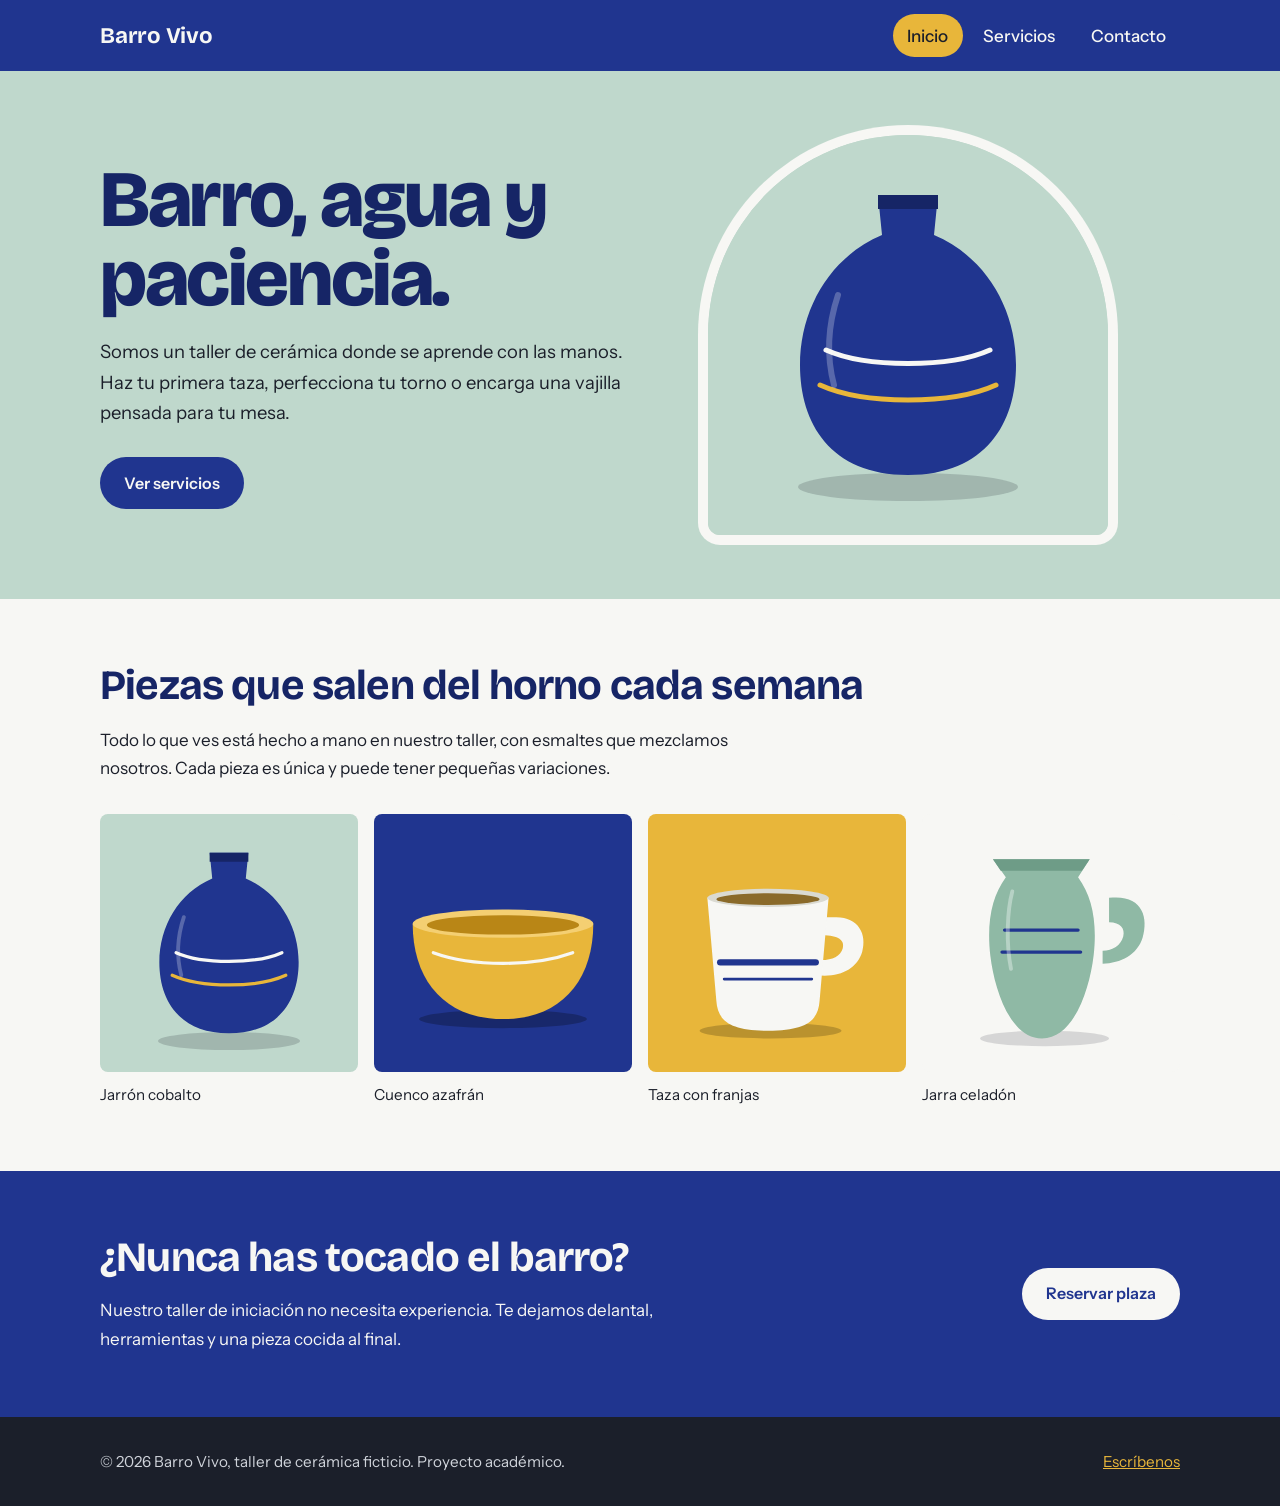
<file: index.html>
<!DOCTYPE html>
<html lang="es">
<head>
<meta charset="utf-8">
<meta name="viewport" content="width=device-width, initial-scale=1">
<title>Barro Vivo · Taller de cerámica</title>
<meta name="description" content="Taller de cerámica artesanal: cursos, piezas a medida y alquiler de torno.">
<link rel="icon" href="favicon.svg" type="image/svg+xml">
<link rel="preconnect" href="https://fonts.googleapis.com">
<link rel="preconnect" href="https://fonts.gstatic.com" crossorigin>
<link href="https://fonts.googleapis.com/css2?family=Bricolage+Grotesque:wght@500;700;800&family=Instrument+Sans:wght@400;500;600&display=swap" rel="stylesheet">
<link rel="stylesheet" href="style.css">
</head>
<body>
<header class="cabecera">
  <div class="wrap">
    <a class="marca" href="index.html">Barro Vivo</a>
    <nav aria-label="Principal">
      <ul class="menu">
        <li><a href="index.html" aria-current="page">Inicio</a></li>
        <li><a href="servicios.html">Servicios</a></li>
        <li><a href="contacto.html">Contacto</a></li>
      </ul>
    </nav>
  </div>
</header>
<main>
  <div class="portada">
    <div class="wrap">
      <div>
        <h1>Barro, agua y paciencia.</h1>
        <p>Somos un taller de cerámica donde se aprende con las manos. Haz tu primera taza, perfecciona tu torno o encarga una vajilla pensada para tu mesa.</p>
        <a class="boton" href="servicios.html">Ver servicios</a>
      </div>
      <img src="jarron.svg" alt="Jarrón de cerámica azul cobalto con dos líneas decorativas" width="400" height="400">
    </div>
  </div>

  <section>
    <div class="wrap">
      <h2>Piezas que salen del horno cada semana</h2>
      <p class="intro">Todo lo que ves está hecho a mano en nuestro taller, con esmaltes que mezclamos nosotros. Cada pieza es única y puede tener pequeñas variaciones.</p>
      <div class="piezas">
        <figure><img src="jarron.svg" alt="Jarrón azul cobalto" width="400" height="400" loading="lazy"><figcaption>Jarrón cobalto</figcaption></figure>
        <figure><img src="cuenco.svg" alt="Cuenco color azafrán" width="400" height="400" loading="lazy"><figcaption>Cuenco azafrán</figcaption></figure>
        <figure><img src="taza.svg" alt="Taza blanca con franjas azules" width="400" height="400" loading="lazy"><figcaption>Taza con franjas</figcaption></figure>
        <figure><img src="jarra.svg" alt="Jarra verde celadón" width="400" height="400" loading="lazy"><figcaption>Jarra celadón</figcaption></figure>
      </div>
    </div>
  </section>

  <section class="banda">
    <div class="wrap">
      <div>
        <h2>¿Nunca has tocado el barro?</h2>
        <p>Nuestro taller de iniciación no necesita experiencia. Te dejamos delantal, herramientas y una pieza cocida al final.</p>
      </div>
      <a class="boton claro" href="contacto.html">Reservar plaza</a>
    </div>
  </section>
</main>
<footer class="pie">
  <div class="wrap">
    <span>© 2026 Barro Vivo, taller de cerámica ficticio. Proyecto académico.</span>
    <span><a href="contacto.html">Escríbenos</a></span>
  </div>
</footer>
</body>
</html>
</file>
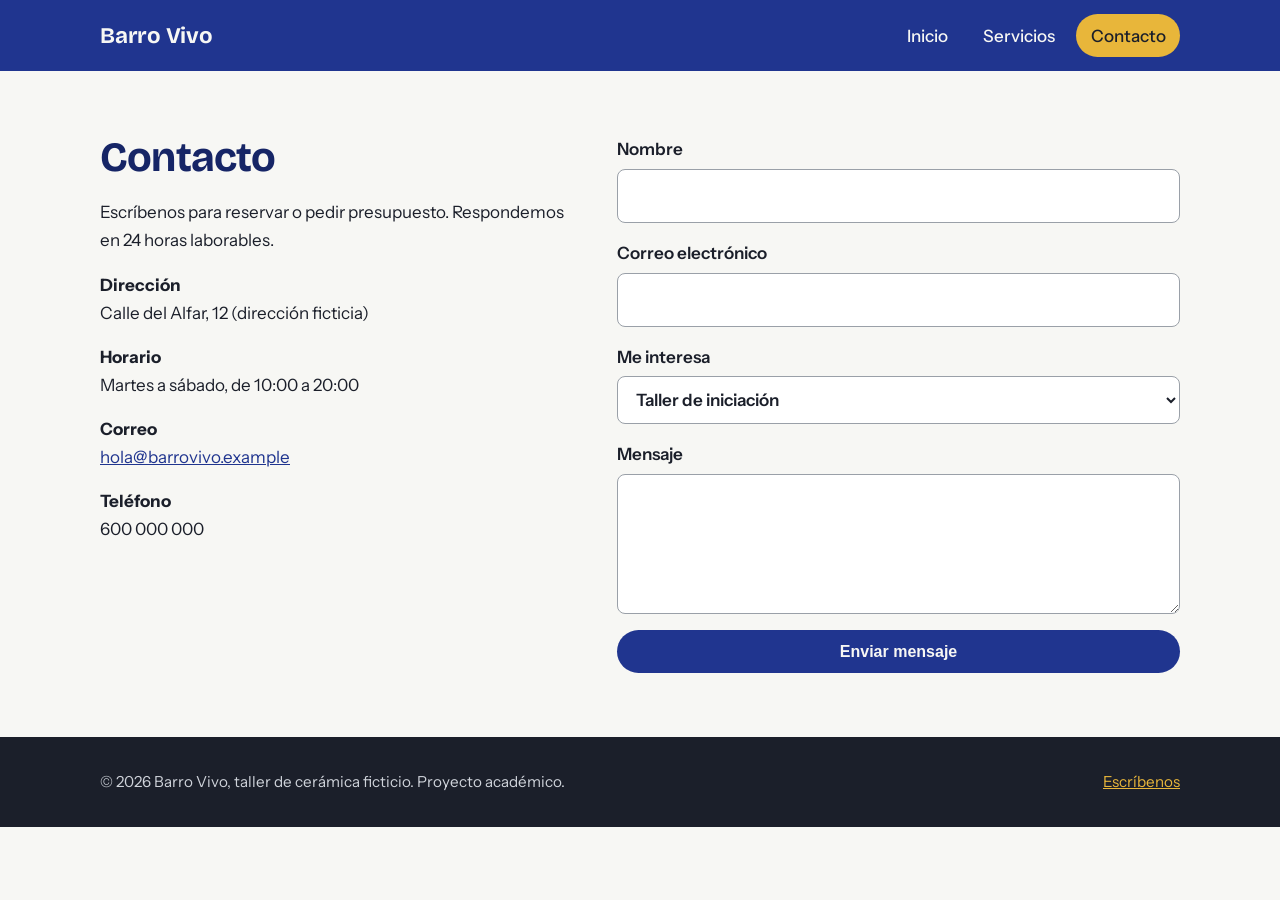
<file: contacto.html>
<!DOCTYPE html>
<html lang="es">
<head>
<meta charset="utf-8">
<meta name="viewport" content="width=device-width, initial-scale=1">
<title>Contacto · Barro Vivo</title>
<meta name="description" content="Reserva una plaza o pide presupuesto. Escríbenos o visita el taller.">
<link rel="icon" href="favicon.svg" type="image/svg+xml">
<link rel="preconnect" href="https://fonts.googleapis.com">
<link rel="preconnect" href="https://fonts.gstatic.com" crossorigin>
<link href="https://fonts.googleapis.com/css2?family=Bricolage+Grotesque:wght@500;700;800&family=Instrument+Sans:wght@400;500;600&display=swap" rel="stylesheet">
<link rel="stylesheet" href="style.css">
</head>
<body>
<header class="cabecera">
  <div class="wrap">
    <a class="marca" href="index.html">Barro Vivo</a>
    <nav aria-label="Principal">
      <ul class="menu">
        <li><a href="index.html">Inicio</a></li>
        <li><a href="servicios.html">Servicios</a></li>
        <li><a href="contacto.html" aria-current="page">Contacto</a></li>
      </ul>
    </nav>
  </div>
</header>
<main>
  <section>
    <div class="wrap contacto">
      <div>
        <h2>Contacto</h2>
        <p>Escríbenos para reservar o pedir presupuesto. Respondemos en 24 horas laborables.</p>
        <address class="datos">
          <p><strong>Dirección</strong><br>Calle del Alfar, 12 (dirección ficticia)</p>
          <p><strong>Horario</strong><br>Martes a sábado, de 10:00 a 20:00</p>
          <p><strong>Correo</strong><br><a href="mailto:hola@barrovivo.example">hola@barrovivo.example</a></p>
          <p><strong>Teléfono</strong><br>600 000 000</p>
        </address>
      </div>
      <!-- Formulario estático: abre el cliente de correo. Para envío real, cambiar action por la URL de Formspree. -->
      <form action="mailto:hola@barrovivo.example" method="post" enctype="text/plain">
        <label>Nombre <input type="text" name="nombre" autocomplete="name" required></label>
        <label>Correo electrónico <input type="email" name="correo" autocomplete="email" required></label>
        <label>Me interesa
          <select name="servicio">
            <option>Taller de iniciación</option>
            <option>Alquiler de torno</option>
            <option>Encargo a medida</option>
            <option>Cumpleaños y grupos</option>
          </select>
        </label>
        <label>Mensaje <textarea name="mensaje" required></textarea></label>
        <button class="boton" type="submit">Enviar mensaje</button>
      </form>
    </div>
  </section>
</main>
<footer class="pie">
  <div class="wrap">
    <span>© 2026 Barro Vivo, taller de cerámica ficticio. Proyecto académico.</span>
    <span><a href="contacto.html">Escríbenos</a></span>
  </div>
</footer>
</body>
</html>
</file>
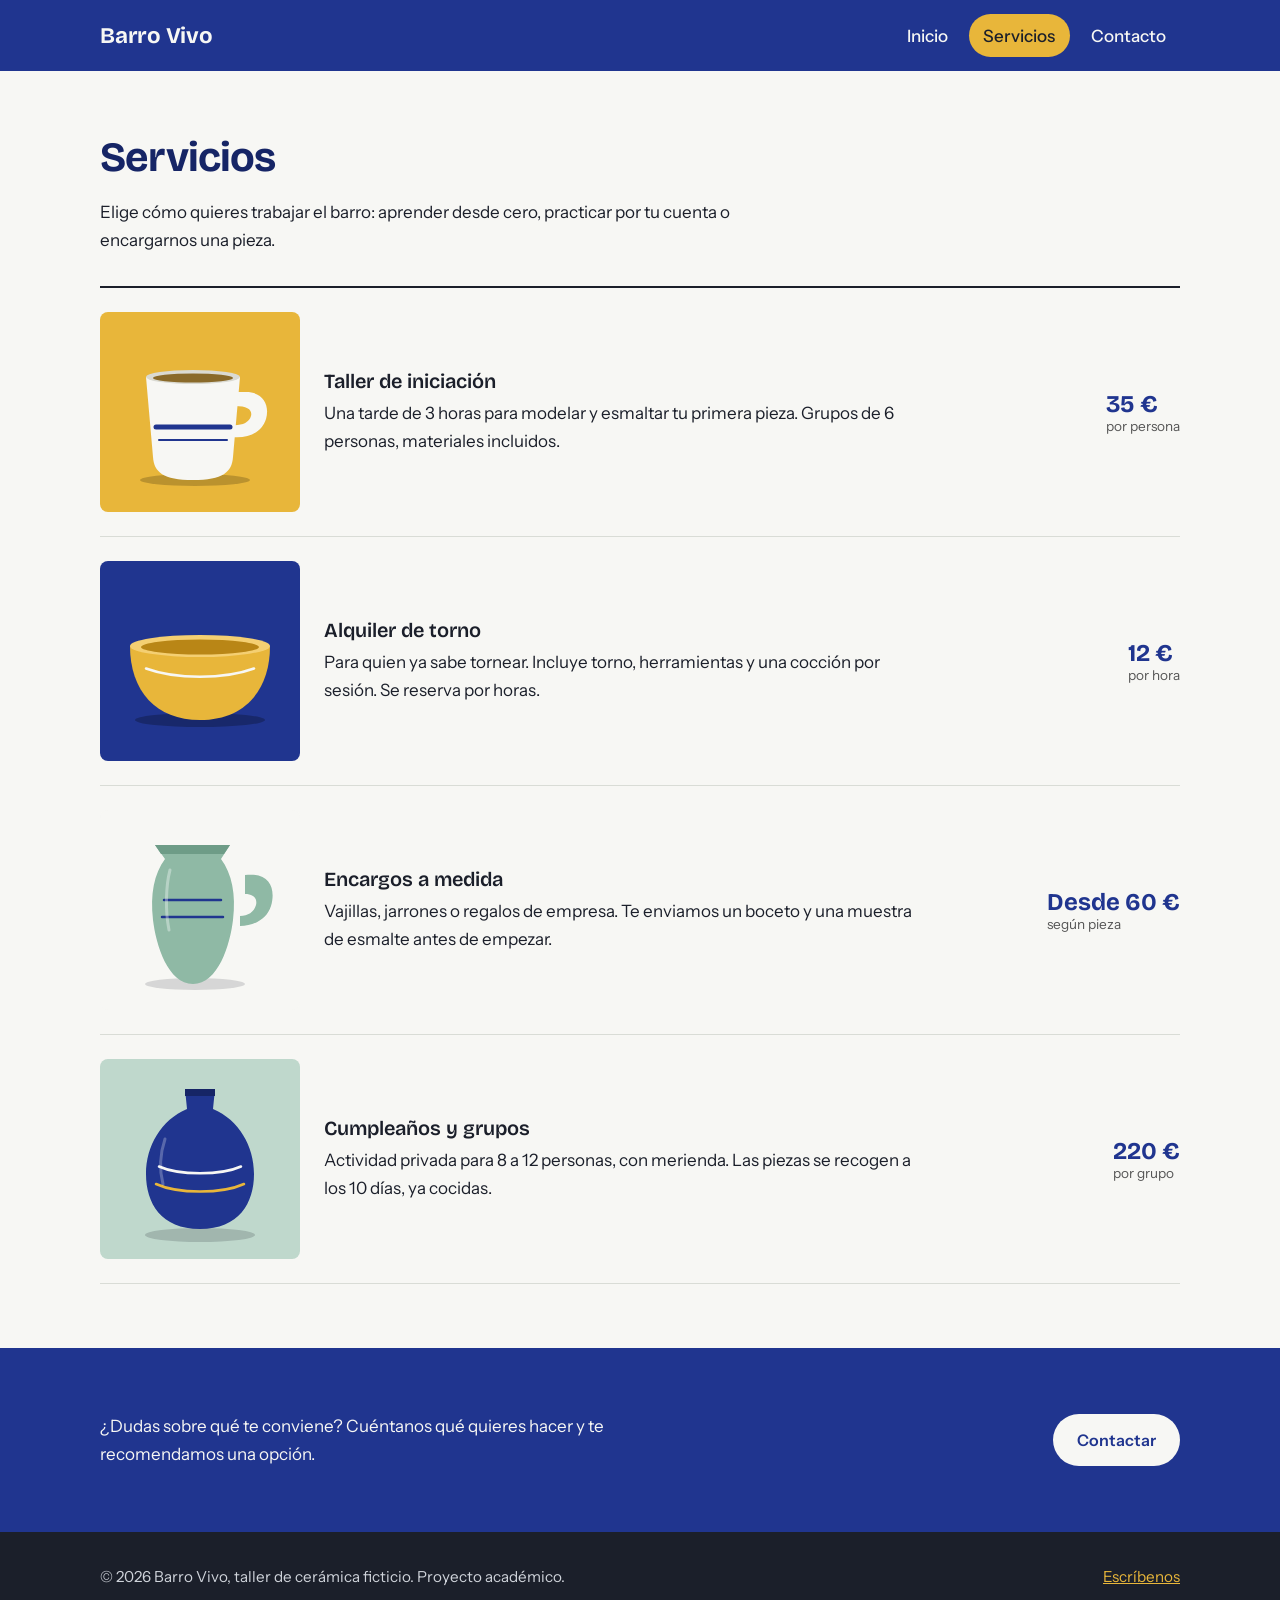
<file: servicios.html>
<!DOCTYPE html>
<html lang="es">
<head>
<meta charset="utf-8">
<meta name="viewport" content="width=device-width, initial-scale=1">
<title>Servicios · Barro Vivo</title>
<meta name="description" content="Talleres de iniciación, alquiler de torno, encargos a medida y cumpleaños de cerámica.">
<link rel="icon" href="favicon.svg" type="image/svg+xml">
<link rel="preconnect" href="https://fonts.googleapis.com">
<link rel="preconnect" href="https://fonts.gstatic.com" crossorigin>
<link href="https://fonts.googleapis.com/css2?family=Bricolage+Grotesque:wght@500;700;800&family=Instrument+Sans:wght@400;500;600&display=swap" rel="stylesheet">
<link rel="stylesheet" href="style.css">
</head>
<body>
<header class="cabecera">
  <div class="wrap">
    <a class="marca" href="index.html">Barro Vivo</a>
    <nav aria-label="Principal">
      <ul class="menu">
        <li><a href="index.html">Inicio</a></li>
        <li><a href="servicios.html" aria-current="page">Servicios</a></li>
        <li><a href="contacto.html">Contacto</a></li>
      </ul>
    </nav>
  </div>
</header>
<main>
  <section>
    <div class="wrap">
      <h2>Servicios</h2>
      <p class="intro">Elige cómo quieres trabajar el barro: aprender desde cero, practicar por tu cuenta o encargarnos una pieza.</p>
      <ul class="tarifas">
        <li>
          <img src="taza.svg" alt="Taza de cerámica" width="400" height="400" loading="lazy">
          <div><h3>Taller de iniciación</h3><p>Una tarde de 3 horas para modelar y esmaltar tu primera pieza. Grupos de 6 personas, materiales incluidos.</p></div>
          <div class="precio">35 €<small>por persona</small></div>
        </li>
        <li>
          <img src="cuenco.svg" alt="Cuenco de cerámica" width="400" height="400" loading="lazy">
          <div><h3>Alquiler de torno</h3><p>Para quien ya sabe tornear. Incluye torno, herramientas y una cocción por sesión. Se reserva por horas.</p></div>
          <div class="precio">12 €<small>por hora</small></div>
        </li>
        <li>
          <img src="jarra.svg" alt="Jarra de cerámica" width="400" height="400" loading="lazy">
          <div><h3>Encargos a medida</h3><p>Vajillas, jarrones o regalos de empresa. Te enviamos un boceto y una muestra de esmalte antes de empezar.</p></div>
          <div class="precio">Desde 60 €<small>según pieza</small></div>
        </li>
        <li>
          <img src="jarron.svg" alt="Jarrón de cerámica" width="400" height="400" loading="lazy">
          <div><h3>Cumpleaños y grupos</h3><p>Actividad privada para 8 a 12 personas, con merienda. Las piezas se recogen a los 10 días, ya cocidas.</p></div>
          <div class="precio">220 €<small>por grupo</small></div>
        </li>
      </ul>
    </div>
  </section>
  <section class="banda">
    <div class="wrap">
      <p>¿Dudas sobre qué te conviene? Cuéntanos qué quieres hacer y te recomendamos una opción.</p>
      <a class="boton claro" href="contacto.html">Contactar</a>
    </div>
  </section>
</main>
<footer class="pie">
  <div class="wrap">
    <span>© 2026 Barro Vivo, taller de cerámica ficticio. Proyecto académico.</span>
    <span><a href="contacto.html">Escríbenos</a></span>
  </div>
</footer>
</body>
</html>
</file>
<file: style.css>
:root{
  --cobalto:#20358F; --cobalto-osc:#162566; --celadon:#BFD8CC; --hueso:#F7F7F4;
  --tinta:#1B1F2A; --azafran:#E8B63A; --linea:#D9DCD6;
  --titulo:"Bricolage Grotesque","Segoe UI",system-ui,sans-serif;
  --texto:"Instrument Sans","Segoe UI",system-ui,sans-serif;
}
*{box-sizing:border-box}
html{scroll-behavior:smooth}
body{margin:0;background:var(--hueso);color:var(--tinta);font:1.0625rem/1.65 var(--texto)}
img{max-width:100%;height:auto;display:block}
a{color:var(--cobalto)}
:focus-visible{outline:3px solid var(--azafran);outline-offset:3px}
.wrap{width:min(1080px,100% - 2.5rem);margin-inline:auto}

/* Cabecera y menú */
.cabecera{background:var(--cobalto);color:var(--hueso);position:sticky;top:0;z-index:10}
.cabecera .wrap{display:flex;flex-wrap:wrap;align-items:center;justify-content:space-between;gap:.5rem 1.5rem;padding-block:.9rem}
.marca{font:700 1.4rem var(--titulo);letter-spacing:-.01em;color:var(--hueso);text-decoration:none}
.menu{display:flex;gap:.4rem;list-style:none;margin:0;padding:0}
.menu a{display:block;padding:.45rem .9rem;border-radius:999px;color:var(--hueso);text-decoration:none;font-weight:500}
.menu a:hover{background:var(--cobalto-osc)}
.menu a[aria-current="page"]{background:var(--azafran);color:var(--tinta)}

/* Portada */
.portada{background:var(--celadon);overflow:hidden}
.portada .wrap{display:grid;grid-template-columns:1.1fr .9fr;gap:2rem;align-items:center;padding-block:4rem}
.portada h1{font:800 clamp(2.6rem,7vw,5rem)/.98 var(--titulo);letter-spacing:-.03em;margin:0 0 1.2rem;color:var(--cobalto-osc)}
.portada p{max-width:46ch;font-size:1.15rem;margin:0 0 1.8rem}
.portada img{border-radius:50% 50% 12px 12px;box-shadow:0 0 0 10px var(--hueso)}
.boton{display:inline-block;background:var(--cobalto);color:var(--hueso);padding:.8rem 1.5rem;border-radius:999px;font-weight:600;text-decoration:none;border:0;font-size:1rem;cursor:pointer}
.boton:hover{background:var(--cobalto-osc)}
.boton.claro{background:var(--hueso);color:var(--cobalto)}

/* Secciones */
section{padding-block:4rem}
h2{font:700 clamp(1.8rem,4vw,2.6rem)/1.1 var(--titulo);letter-spacing:-.02em;margin:0 0 1rem;color:var(--cobalto-osc)}
h3{font:600 1.25rem var(--titulo);margin:0 0 .4rem}
.intro{max-width:60ch}
.piezas{display:grid;grid-template-columns:repeat(4,1fr);gap:1rem;margin-top:2rem}
.piezas figure{margin:0}
.piezas img{border-radius:8px}
.piezas figcaption{padding-top:.6rem;font-size:.95rem}
.banda{background:var(--cobalto);color:var(--hueso)}
.banda h2{color:var(--hueso)}
.banda .wrap{display:flex;flex-wrap:wrap;gap:1.5rem;align-items:center;justify-content:space-between}
.banda p{margin:0;max-width:52ch}

/* Servicios */
.tarifas{list-style:none;margin:2rem 0 0;padding:0;border-top:2px solid var(--tinta)}
.tarifas li{display:grid;grid-template-columns:200px 1fr auto;gap:1.5rem;align-items:center;padding:1.5rem 0;border-bottom:1px solid var(--linea)}
.tarifas img{border-radius:8px}
.tarifas p{margin:0;max-width:55ch}
.precio{font:700 1.5rem var(--titulo);color:var(--cobalto);white-space:nowrap}
.precio small{display:block;font:400 .85rem var(--texto);color:#555}

/* Contacto */
.contacto{display:grid;grid-template-columns:1fr 1.2fr;gap:3rem}
.datos{font-style:normal}
.datos p{margin:0 0 1rem}
form{display:grid;gap:1rem}
label{font-weight:600;display:grid;gap:.35rem}
input,select,textarea{font:inherit;padding:.75rem .9rem;border:1.5px solid #9aa0a8;border-radius:8px;background:#fff;color:var(--tinta);width:100%}
input:focus,select:focus,textarea:focus{border-color:var(--cobalto)}
textarea{min-height:140px;resize:vertical}

/* Pie */
.pie{background:var(--tinta);color:#cfd3da;padding-block:2rem;font-size:.95rem}
.pie .wrap{display:flex;flex-wrap:wrap;justify-content:space-between;gap:1rem}
.pie a{color:var(--azafran)}

/* Adaptable a móvil */
@media (max-width:860px){
  .portada .wrap,.contacto{grid-template-columns:1fr}
  .portada img{max-width:320px;margin-inline:auto}
  .piezas{grid-template-columns:repeat(2,1fr)}
  .tarifas li{grid-template-columns:110px 1fr}
  .tarifas .precio{grid-column:2}
}
@media (max-width:520px){
  .cabecera .wrap{justify-content:center}
  .menu{flex-wrap:wrap;justify-content:center}
  section{padding-block:2.8rem}
}
@media (prefers-reduced-motion:reduce){html{scroll-behavior:auto}}
</file>
